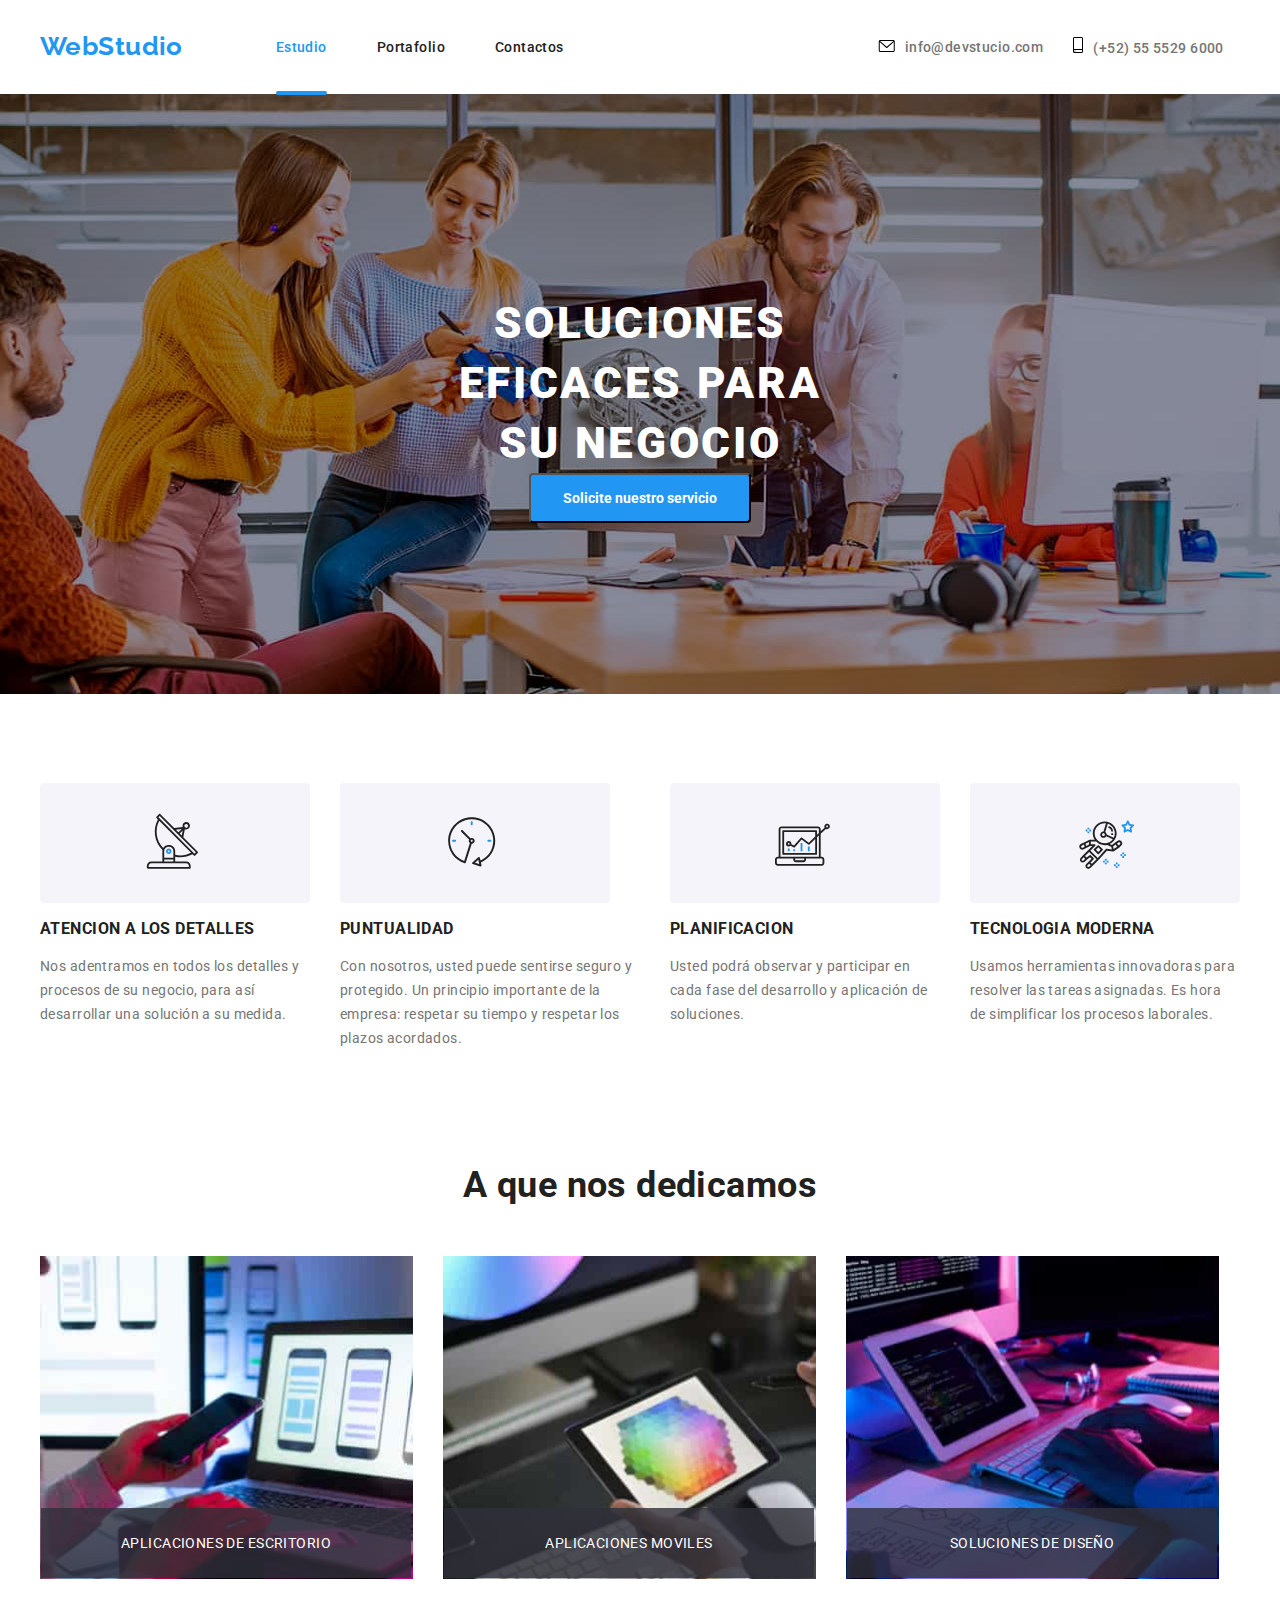
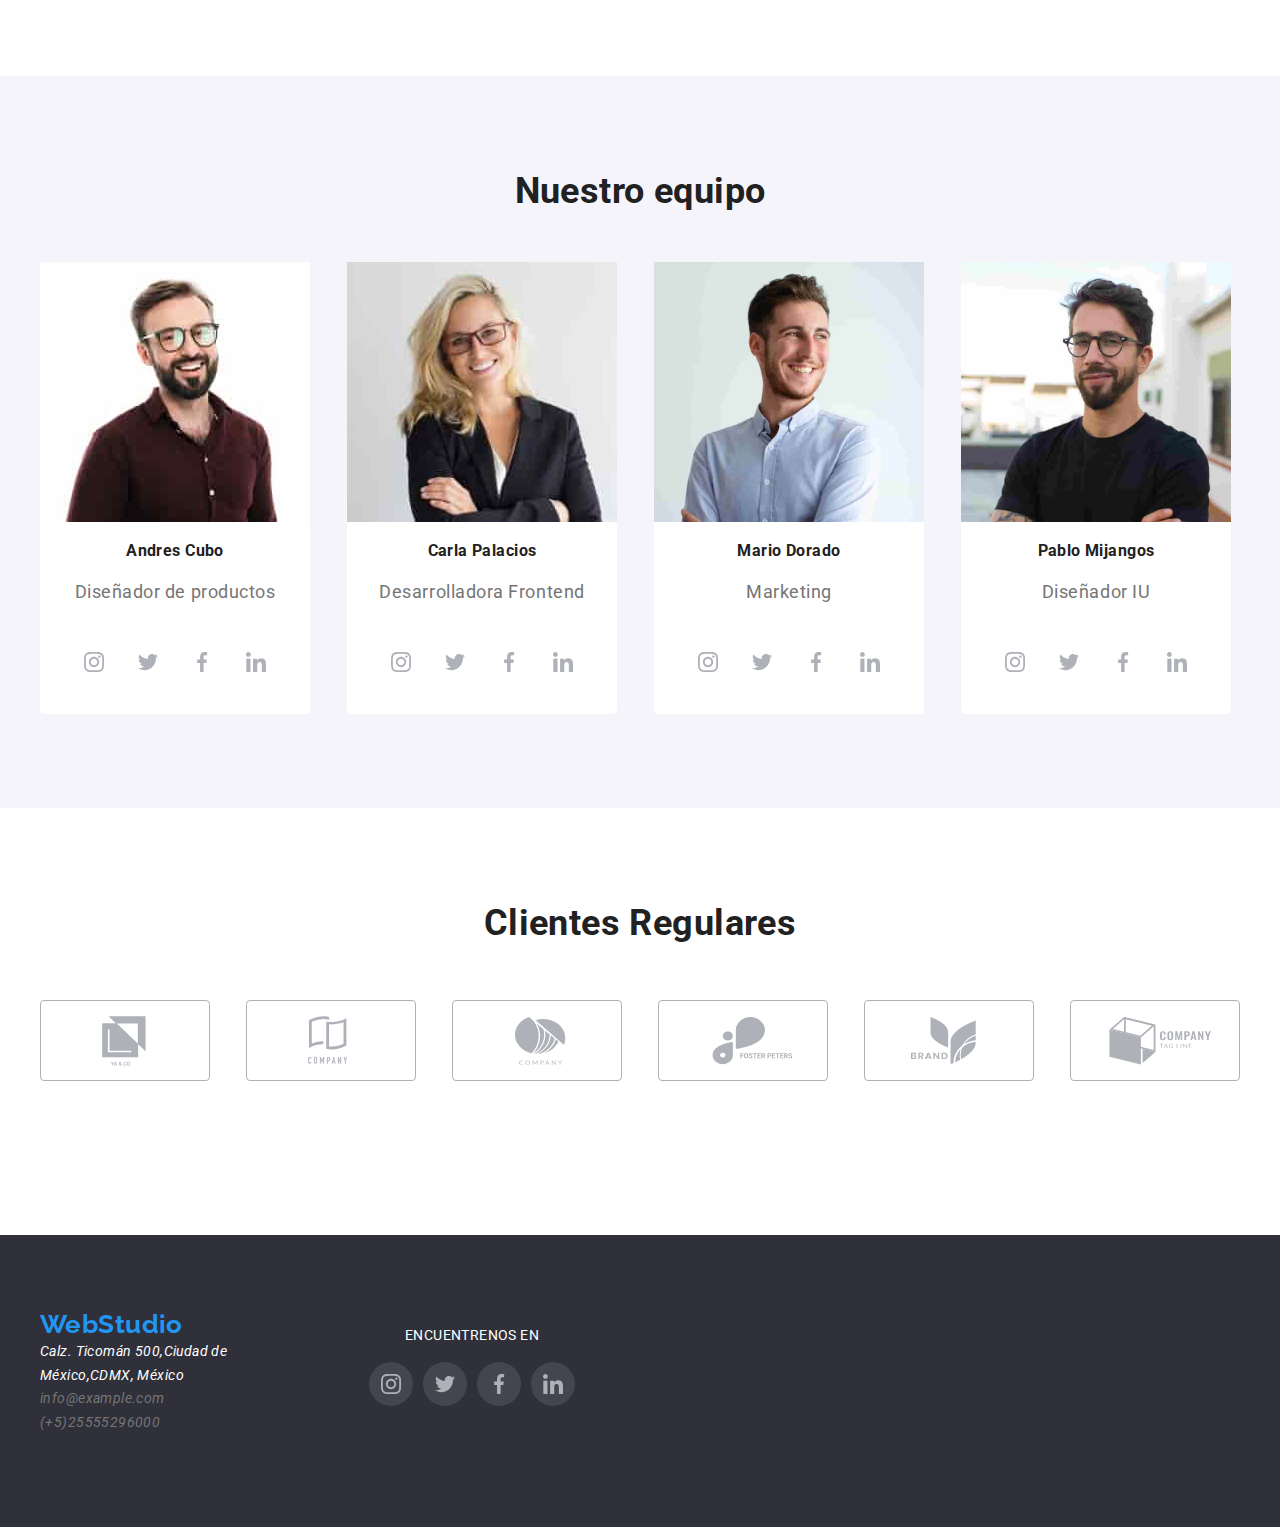
<file: index.html>
<!DOCTYPE html>
<html lang="en">
  <head>
    <meta charset="UTF-8" />
    <meta name="viewport" content="width=device-width, initial-scale=1.0" />
    <title>Document</title>
    <link
      rel="stylesheet"
      href="https://cdnjs.cloudflare.com/ajax/libs/modern-normalize/1.0.0/modern-normalize.min.css"
    />
    <link rel="stylesheet" href="./css/styles.css" />
  </head>
  <body>
    <header class="container-header">
      <div class="container2">
        <nav class="clasenav">
          <ul class="list-header flex-navegation-header">
            <li>
              <a href="./index.html" class="logo">WebStudio</a>
            </li>
            <li class="margin0">
              <a href="./index.html" class="connection1 active">Estudio</a>
            </li>
            <li>
              <a href="./portafolio.html" class="connection1">Portafolio</a>
            </li>
            <li>
              <a href="#" class="connection1">Contactos</a>
            </li>
          </ul>
        </nav>
      </div>
      <ul class="list flex-navegation-header2">
        <ul class="list header-aboutphone">
          <li>
            <a href="#" class="connection">
              <svg class="icon-header padding0" width="25px" height="12px">
                <use
                  href="./images/icons/symbol-defs.svg#icon-about"
                ></use></svg
              >info@devstucio.com</a
            >
          </li>
        </ul>
        <ul class="list header-aboutphone">
          <li>
            <a href="#" class="connection">
              <svg class="icon-header" width="10px" height="16px">
                <use
                  href="./images/icons/symbol-defs.svg#icon-smarphone"
                ></use></svg
              >(+52) 55 5529 6000</a
            >
          </li>
        </ul>
      </ul>
    </header>
    <main>
        <section class="box fondo">
          <h1 class="title1">
            SOLUCIONES EFICACES PARA <br />
            SU NEGOCIO
          </h1>
          <button type="button">
            Solicite nuestro servicio
        </section>
      </div>
      <section>
        <div class="container padding0">
          <ul class="list icons-list">
            <li class="icons-items">
              <svg class="icon" width="270px" height="120px">
                <use
                  href="./images/icons/symbol-defs.svg#icon-antena-1"
                  class="images-icon"
                ></use>
              </svg>
              <h3 class="title3">ATENCION A LOS DETALLES</h3>
              <p class="paragraph">
                Nos adentramos en todos los detalles y procesos de su negocio,
                para así desarrollar una solución a su medida.
              </p>
            </li>

            <li>
              <svg class="icon" width="270px" height="120px">
                <use href="./images/icons/symbol-defs.svg#icon-reloj-1"></use>
              </svg>
              <h3 class="title3">PUNTUALIDAD</h3>
              <p class="paragraph">
                Con nosotros, usted puede sentirse seguro y protegido. Un
                principio importante de la empresa: respetar su tiempo y
                respetar los plazos acordados.
              </p>
            </li>
            <li>
              <svg class="icon" width="270px" height="120px">
                <use
                  href="./images/icons/symbol-defs.svg#icon-diagrama-1"
                ></use>
              </svg>
              <h3 class="title3">PLANIFICACION</h3>
              <p class="paragraph">
                Usted podrá observar y participar en cada fase del desarrollo y
                aplicación de soluciones.
              </p>
            </li>
            <li>
              <svg class="icon" width="270px" height="120px">
                <use
                  href="./images/icons/symbol-defs.svg#icon-astronauta-1"
                ></use>
              </svg>
              <h3 class="title3">TECNOLOGIA MODERNA</h3>
              <p class="paragraph">
                Usamos herramientas innovadoras para resolver las tareas
                asignadas. Es hora de simplificar los procesos laborales.
              </p>
            </li>
          </ul>
        </div>
      </section>
      <section>
        <div class="container padding0">
          <ul class="list">
            <li>
              <h2 class="title2-dedicamos margin0">A que nos dedicamos</h2>
            </li>
          </ul>
          <ul class="list flex-images1">
            <li>
              <div class="posision-relative-index">
                <img src="./images/1.jpg" width="373" height="323" alt="" />
                <p class="posision-absolute-index">
                  APLICACIONES DE ESCRITORIO
                </p>
              </div>
            </li>
            <li>
              <div class="posision-relative-index">
                <img src="./images/2.jpg" width="373" height="323" alt="" />
                <p class="posision-absolute-index">APLICACIONES MOVILES</p>
              </div>
            </li>
            <li>
              <div class="posision-relative-index">
                <img src="./images/3.jpg" width="373" height="323" alt="" />
                <p class="posision-absolute-index">SOLUCIONES DE DISEÑO</p>
              </div>
            </li>
          </ul>
        </div>
      </section>
      <section class="box3">
        <div class="container padding0">
          <ul class="list">
            <li>
              <h2 class="title2">Nuestro equipo</h2>
            </li>
          </ul>
          <ul class="list flex-images2">
            <li>
              <div class="card">
                <img src="./images/5.jpg" width="270" height="260" alt="" />
                <h3 class="title3">Andres Cubo</h3>
                <p class="paragraph-card">Diseñador de productos</p>
                <ul class="list icons-list-nuestro-equipo padding0">
                  <a
                    class="a-icons-items-nuestro-equipo"
                    href="javascript:void(0)"
                  >
                    <li class="icons-items-nuestro-equipo">
                      <svg class="icons-nuestroequipo" width="20px" height="20">
                        <use
                          href="./images/icons/symbol-defs.svg#icon-instagram"
                        ></use>
                      </svg>
                    </li>
                  </a>
                  <a
                    class="a-icons-items-nuestro-equipo"
                    href="javascript:void(0)"
                  >
                    <li class="icons-items-nuestro-equipo">
                      <svg class="icons-nuestroequipo" width="20px" height="20">
                        <use
                          href="./images/icons/symbol-defs.svg#icon-twitter"
                        ></use>
                      </svg>
                    </li>
                  </a>
                  <a
                    class="a-icons-items-nuestro-equipo"
                    href="javascript:void(0)"
                  >
                    <li class="icons-items-nuestro-equipo">
                      <svg class="icons-nuestroequipo" width="20px" height="20">
                        <use
                          href="./images/icons/symbol-defs.svg#icon-facbook"
                        ></use>
                      </svg>
                    </li>
                  </a>
                  <a
                    class="a-icons-items-nuestro-equipo"
                    href="javascript:void(0)"
                  >
                    <li class="icons-items-nuestro-equipo">
                      <svg class="icons-nuestroequipo" width="20px" height="20">
                        <use
                          href="./images/icons/symbol-defs.svg#icon-linkedin"
                        ></use>
                      </svg>
                    </li>
                  </a>
                </ul>
              </div>
            </li>
            <li>
              <div class="card">
                <img src="./images/6.jpg" width="270" height="260" alt="" />
                <h3 class="title3">Carla Palacios</h3>
                <p class="paragraph-card">Desarrolladora Frontend</p>
                <ul class="list icons-list-nuestro-equipo padding0">
                  <a
                    class="a-icons-items-nuestro-equipo"
                    href="javascript:void(0)"
                  >
                    <li class="icons-items-nuestro-equipo">
                      <svg class="icons-nuestroequipo" width="20px" height="20">
                        <use
                          href="./images/icons/symbol-defs.svg#icon-instagram"
                        ></use>
                      </svg>
                    </li>
                  </a>
                  <a
                    class="a-icons-items-nuestro-equipo"
                    href="javascript:void(0)"
                  >
                    <li class="icons-items-nuestro-equipo">
                      <svg class="icons-nuestroequipo" width="20px" height="20">
                        <use
                          href="./images/icons/symbol-defs.svg#icon-twitter"
                        ></use>
                      </svg>
                    </li>
                  </a>
                  <a
                    class="a-icons-items-nuestro-equipo"
                    href="javascript:void(0)"
                  >
                    <li class="icons-items-nuestro-equipo">
                      <svg class="icons-nuestroequipo" width="20px" height="20">
                        <use
                          href="./images/icons/symbol-defs.svg#icon-facbook"
                        ></use>
                      </svg>
                    </li>
                  </a>
                  <a
                    class="a-icons-items-nuestro-equipo"
                    href="javascript:void(0)"
                  >
                    <li class="icons-items-nuestro-equipo">
                      <svg class="icons-nuestroequipo" width="20px" height="20">
                        <use
                          href="./images/icons/symbol-defs.svg#icon-linkedin"
                        ></use>
                      </svg>
                    </li>
                  </a>
                </ul>
              </div>
            </li>
            <li>
              <div class="card">
                <img src="./images/7.jpg" width="270" height="260" alt="" />
                <h3 class="title3">Mario Dorado</h3>
                <p class="paragraph-card">Marketing</p>
                <ul class="list icons-list-nuestro-equipo padding0">
                  <a
                    class="a-icons-items-nuestro-equipo"
                    href="javascript:void(0)"
                  >
                    <li class="icons-items-nuestro-equipo">
                      <svg class="icons-nuestroequipo" width="20px" height="20">
                        <use
                          href="./images/icons/symbol-defs.svg#icon-instagram"
                        ></use>
                      </svg>
                    </li>
                  </a>
                  <a
                    class="a-icons-items-nuestro-equipo"
                    href="javascript:void(0)"
                  >
                    <li class="icons-items-nuestro-equipo">
                      <svg class="icons-nuestroequipo" width="20px" height="20">
                        <use
                          href="./images/icons/symbol-defs.svg#icon-twitter"
                        ></use>
                      </svg>
                    </li>
                  </a>
                  <a
                    class="a-icons-items-nuestro-equipo"
                    href="javascript:void(0)"
                  >
                    <li class="icons-items-nuestro-equipo">
                      <svg class="icons-nuestroequipo" width="20px" height="20">
                        <use
                          href="./images/icons/symbol-defs.svg#icon-facbook"
                        ></use>
                      </svg>
                    </li>
                  </a>
                  <a
                    class="a-icons-items-nuestro-equipo"
                    href="javascript:void(0)"
                  >
                    <li class="icons-items-nuestro-equipo">
                      <svg class="icons-nuestroequipo" width="20px" height="20">
                        <use
                          href="./images/icons/symbol-defs.svg#icon-linkedin"
                        ></use>
                      </svg>
                    </li>
                  </a>
                </ul>
              </div>
            </li>
            <li>
              <div class="card">
                <img src="./images/8.jpg" width="270" height="260" alt="" />
                <h3 class="title3">Pablo Mijangos</h3>
                <p class="paragraph-card">Diseñador IU</p>
                <ul class="list icons-list-nuestro-equipo padding0">
                  <a
                    class="a-icons-items-nuestro-equipo"
                    href="javascript:void(0)"
                  >
                    <li class="icons-items-nuestro-equipo">
                      <svg class="icons-nuestroequipo" width="20px" height="20">
                        <use
                          href="./images/icons/symbol-defs.svg#icon-instagram"
                        ></use>
                      </svg>
                    </li>
                  </a>
                  <a
                    class="a-icons-items-nuestro-equipo"
                    href="javascript:void(0)"
                  >
                    <li class="icons-items-nuestro-equipo">
                      <svg class="icons-nuestroequipo" width="20px" height="20">
                        <use
                          href="./images/icons/symbol-defs.svg#icon-twitter"
                        ></use>
                      </svg>
                    </li>
                  </a>
                  <a
                    class="a-icons-items-nuestro-equipo"
                    href="javascript:void(0)"
                  >
                    <li class="icons-items-nuestro-equipo">
                      <svg class="icons-nuestroequipo" width="20px" height="20">
                        <use
                          href="./images/icons/symbol-defs.svg#icon-facbook"
                        ></use>
                      </svg>
                    </li>
                  </a>
                  <a
                    class="a-icons-items-nuestro-equipo"
                    href="javascript:void(0)"
                  >
                    <li class="icons-items-nuestro-equipo">
                      <svg class="icons-nuestroequipo" width="20px" height="20">
                        <use
                          href="./images/icons/symbol-defs.svg#icon-linkedin"
                        ></use>
                      </svg>
                    </li>
                  </a>
                </ul>
              </div>
            </li>
          </ul>
        </div>
      </section>
    </main>
    <section class="container-clientes-regulares padding0">
      <div class="container padding0">
        <h2 class="title2 margin0">Clientes Regulares</h2>
        <ul class="list icons-list2">
          <a class="focus-svg" href="javascript:void(0)">
            <li class="">
              <svg class="icon2" width="170px" height="81px">
                <use href="./images/icons/symbol-defs.svg#icon-grup1"></use>
              </svg>
            </li>
          </a>
          <a class="focus-svg" href="javascript:void(0)">
            <li>
              <svg class="icon2" width="170px" height="81px">
                <use href="./images/icons/symbol-defs.svg#icon-grup2"></use>
              </svg>
            </li>
          </a>
          <a class="focus-svg" href="javascript:void(0)">
            <li class="centrar">
              <svg class="icon2" width="170px" height="81px">
                <use href="./images/icons/symbol-defs.svg#icon-grup3"></use>
              </svg>
            </li>
          </a>
          <a class="focus-svg" href="javascript:void(0)">
            <li>
              <svg class="icon2" width="170px" height="81px">
                <use href="./images/icons/symbol-defs.svg#icon-grup4"></use>
              </svg>
            </li>
          </a>
          <a class="focus-svg" href="javascript:void(0)">
            <li>
              <svg class="icon2" width="170px" height="81px">
                <use href="./images/icons/symbol-defs.svg#icon-grup5"></use>
              </svg>
            </li>
          </a>
          <a class="focus-svg" href="javascript:void(0)">
            <li>
              <svg class="icon2" width="170px" height="81px">
                <use href="./images/icons/symbol-defs.svg#icon-grup6"></use>
              </svg>
            </li>
          </a>
        </ul>
      </div>
    </section>
    <footer class="box2">
      <div class="container footer-class">
        <div>
          <a href="#" class="logo">WebStudio</a>
          <address>
            <ul class="list padding0">
              <li>
                <a href="#" class="connectionfooter1"
                  >Calz. Ticomán 500,Ciudad de México,CDMX, México</a
                >
              </li>
              <li>
                <a href="#" class="connectionfooter">info@example.com</a>
              </li>
              <li>
                <a href="#" class="connectionfooter">(+5)25555296000</a>
              </li>
            </ul>
          </address>
        </div>
        <div class="footer-class2">
          <p class="paragraph-footer">ENCUENTRENOS EN</p>
          <ul class="list icons-list-nuestro-equipo padding0">
            <a class="a-icons-items-nuestro-equipo" href="javascript:void(0)">
              <li class="icons-items-footer">
                <svg class="icons-nuestroequipo" width="20px" height="20">
                  <use
                    href="./images/icons/symbol-defs.svg#icon-instagram"
                  ></use>
                </svg>
              </li>
            </a>
            <a class="a-icons-items-nuestro-equipo" href="javascript:void(0)">
              <li class="icons-items-footer">
                <svg class="icons-nuestroequipo" width="20px" height="20">
                  <use href="./images/icons/symbol-defs.svg#icon-twitter"></use>
                </svg>
              </li>
            </a>
            <a class="a-icons-items-nuestro-equipo" href="javascript:void(0)">
              <li class="icons-items-footer">
                <svg class="icons-nuestroequipo" width="20px" height="20">
                  <use href="./images/icons/symbol-defs.svg#icon-facbook"></use>
                </svg>
              </li>
            </a>
            <a class="a-icons-items-nuestro-equipo" href="javascript:void(0)">
              <li class="icons-items-footer">
                <svg class="icons-nuestroequipo" width="20px" height="20">
                  <use
                    href="./images/icons/symbol-defs.svg#icon-linkedin"
                  ></use>
                </svg>
              </li>
            </a>
          </ul>
        </div>
      </div>
    </footer>
  </body>
</html>
</file>
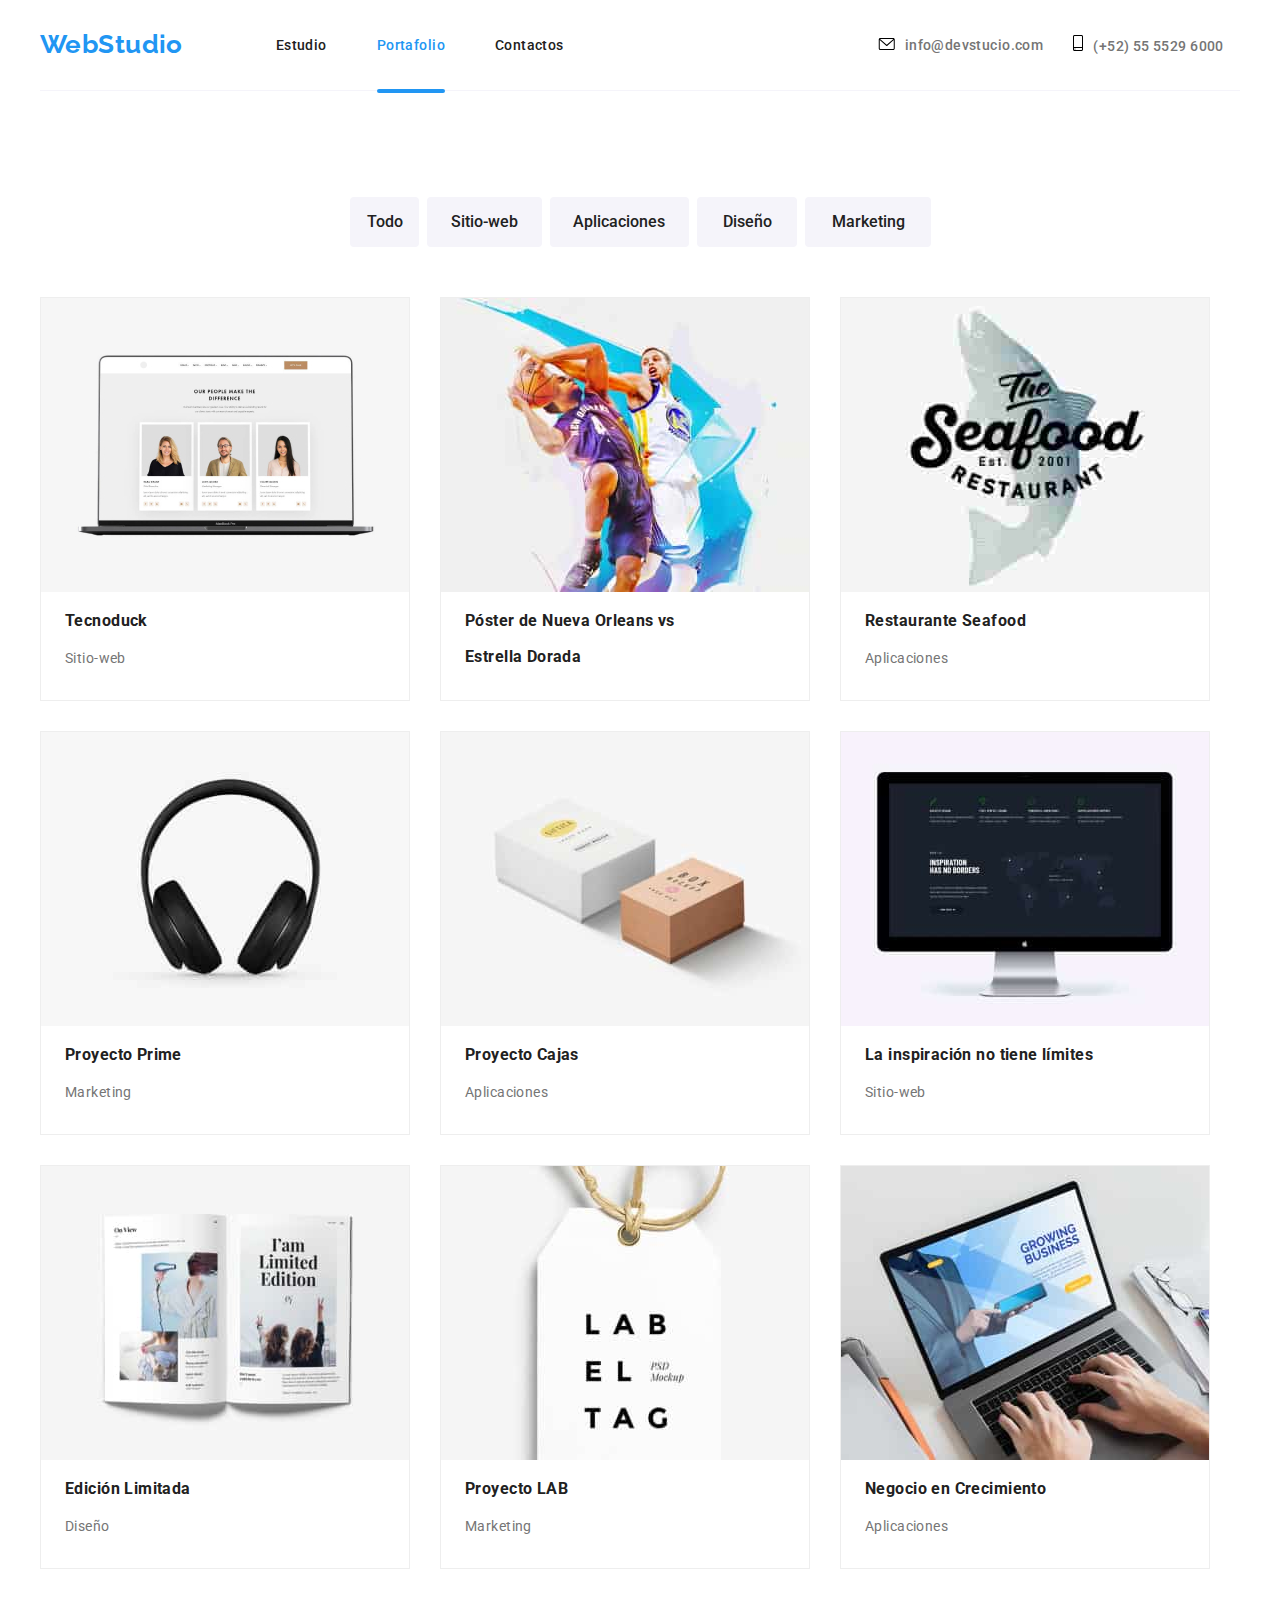
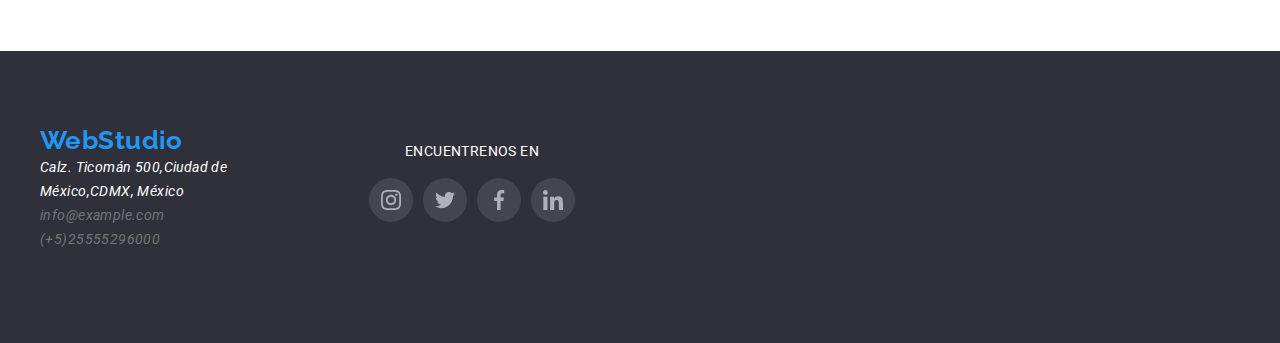
<file: portafolio.html>
<!DOCTYPE html>
<html lang="en">
  <head>
    <meta charset="UTF-8" />
    <meta name="viewport" content="width=device-width, initial-scale=1.0" />
    <title>Document</title>
    <link
      rel="stylesheet"
      href="https://cdnjs.cloudflare.com/ajax/libs/modern-normalize/1.0.0/modern-normalize.min.css"
    />
    <link rel="stylesheet" href="./css/styles.css" />
  </head>
  <body>
    <header class="container-header border">
      <div class="container2">
        <nav class="clasenav">
          <ul class="list-header flex-navegation-header">
            <li>
              <a href="./index.html" class="logo">WebStudio</a>
            </li>
            <li class="margin0">
              <a href="./index.html" class="connection1">Estudio</a>
            </li>
            <li>
              <a href="./portafolio.html" class="connection1 active">Portafolio</a>
            </li>
            <li>
              <a href="#" class="connection1">Contactos</a>
            </li>
          </ul>
        </nav>
      </div>
      <ul class="list flex-navegation-header2">
        <ul class="list header-aboutphone">
          <li>
            <a href="#" class="connection">
              <svg class="icon-header padding0" width="25px" height="12px">
                <use
                  href="./images/icons/symbol-defs.svg#icon-about"
                ></use></svg
              >info@devstucio.com</a
            >
          </li>
        </ul>
        <ul class="list header-aboutphone">
          <li>
            <a href="#" class="connection">
              <svg class="icon-header" width="10px" height="16px">
                <use
                  href="./images/icons/symbol-defs.svg#icon-smarphone"
                ></use></svg
              >(+52) 55 5529 6000</a
            >
          </li>
        </ul>
      </ul>
    </header>
    <main>
      <section>
        <h1 class="Portafolio">Portafolio</h1>
        <div class="container-portafolio">
          <ul class="list flex-button2">
            <li>
              <button class="button2 Todo" type="button">Todo</button>
            </li>
            <li>
              <button class="button2 Sitio-web" type="button">Sitio-web</button>
            </li>
            <li>
              <button class="button2 Aplicaciones" type="button">
                Aplicaciones
              </button>
            </li>
            <li>
              <button class="button2 Diseño" type="button">Diseño</button>
            </li>
            <li>
              <button class="button2 Marketing" type="button">Marketing</button>
            </li>
          </ul>
        </div>
        </section>
        <section>
        <div class="container-cards">
          <ul class="list works padding0">
            <li>
              <div class="margin0">
                <div class="card-portafolio">
                <div class="posision-relative">
                  <img
                    src="./images/image 1.jpg"
                    width="370"
                    height="294"
                    alt=""
                  />
                </div>
                <h3 class="title3-portafolio">Tecnoduck</h3>
                <p class="paragraph">Sitio-web</p>
              </div>
            </li>
            <li>
              <div class="card-portafolio">
                <div class="posision-relative">
                <img
                  src="./images/image 2.jpg"
                  width="370"
                  height="294"
                  alt=""
                />
              </div>
                <h3 class="title3-portafolio">Póster de Nueva Orleans vs</h3>
                  <h3 class="title3-portafolio">Estrella Dorada</h3> 
              </div>
            </li>
            <li>
              <div class="card-portafolio">
                <div class="posision-relative">
                <img
                  src="./images/image 3.jpg"
                  width="370"
                  height="294"
                  alt=""
                />
              </div>
                <h3 class="title3-portafolio">Restaurante Seafood</h3>
                <p class="paragraph">Aplicaciones</p>
              </div>
            </li>
            <li>
              <div class="card-portafolio">
                <div class="posision-relative">
                <img
                  src="./images/image 4.jpg"
                  width="370"
                  height="294"
                  alt=""
                />
              </div>
                <h3 class="title3-portafolio">Proyecto Prime</h3>
                <p class="paragraph">Marketing</p>
              </div>
            </li>
            <li>
              <div class="card-portafolio">
                <div class="posision-relative">
                <img
                  src="./images/image 5.jpg"
                  width="370"
                  height="294"
                  alt=""
                />
              </div>
                <h3 class="title3-portafolio">Proyecto Cajas</h3>
                <p class="paragraph">Aplicaciones</p>
              </div>
            </li>
            <li>
              <div class="card-portafolio">
                <div class="posision-relative">
                <img
                  src="./images/image 6.jpg"
                  width="370"
                  height="294"
                  alt=""
                />
              </div>
                <h3 class="title3-portafolio">
                  La inspiración no tiene límites
                </h3>
                <p class="paragraph">Sitio-web</p>
              </div>
            </li>
            <li>
              <div class="card-portafolio">
                <div class="posision-relative">
                <img
                  src="./images/image 7.jpg"
                  width="370"
                  height="294"
                  alt=""
                />
              </div>
                <h3 class="title3-portafolio">Edición Limitada</h3>
                <p class="paragraph">Diseño</p>
              </div>
            </li>
            <li>
              <div class="card-portafolio">
                <div class="posision-relative">
                <img
                  src="./images/image 8.jpg"
                  width="370"
                  height="294"
                  alt=""
                />
              </div>
                <h3 class="title3-portafolio">Proyecto LAB</h3>
                <p class="paragraph">Marketing</p>
              </div>
            </li>
            <li>
              <div class="card-portafolio">
                <div class="posision-relative">
                <img
                  src="./images/image 9.jpg"
                  width="370"
                  height="294"
                  alt=""
                />
              </div>
                <h3 class="title3-portafolio">Negocio en Crecimiento</h3>
                <p class="paragraph">Aplicaciones</p>
              </div>
            </li>
          </ul>
        </div>
      </section>
    </main>
    <footer class="box2">
      <div class="container footer-class">
        <div>
          <a href="#" class="logo">WebStudio</a>
          <address>
            <ul class="list padding0">
              <li>
                <a href="#" class="connectionfooter1"
                  >Calz. Ticomán 500,Ciudad de México,CDMX, México</a
                >
              </li>
              <li>
                <a href="#" class="connectionfooter">info@example.com</a>
              </li>
              <li>
                <a href="#" class="connectionfooter">(+5)25555296000</a>
              </li>
            </ul>
          </address>
        </div>
        <div class="footer-class2">
          <p class="paragraph-footer">ENCUENTRENOS EN</p>
          <ul class="list icons-list-nuestro-equipo padding0">
            <a class="a-icons-items-nuestro-equipo" href="javascript:void(0)">
              <li class="icons-items-footer">
                <svg class="icons-nuestroequipo" width="20px" height="20">
                  <use
                    href="./images/icons/symbol-defs.svg#icon-instagram"
                  ></use>
                </svg>
              </li>
            </a>
            <a class="a-icons-items-nuestro-equipo" href="javascript:void(0)">
              <li class="icons-items-footer">
                <svg class="icons-nuestroequipo" width="20px" height="20">
                  <use href="./images/icons/symbol-defs.svg#icon-twitter"></use>
                </svg>
              </li>
            </a>
            <a class="a-icons-items-nuestro-equipo" href="javascript:void(0)">
              <li class="icons-items-footer">
                <svg class="icons-nuestroequipo" width="20px" height="20">
                  <use href="./images/icons/symbol-defs.svg#icon-facbook"></use>
                </svg>
              </li>
            </a>
            <a class="a-icons-items-nuestro-equipo" href="javascript:void(0)">
              <li class="icons-items-footer">
                <svg class="icons-nuestroequipo" width="20px" height="20">
                  <use
                    href="./images/icons/symbol-defs.svg#icon-linkedin"
                  ></use>
                </svg>
              </li>
            </a>
          </ul>
        </div>
      </div>
    </footer>
  </body>
</html>
</file>
<file: css/styles.css>
@import url("https://fonts.googleapis.com/css2?family=Raleway:ital,wght@0,100;0,200;0,300;0,400;0,500;0,600;0,700;0,800;0,900;1,100;1,200;1,300;1,400;1,500;1,600;1,700;1,800;1,900&family=Roboto:ital,wght@0,100;0,300;0,400;0,500;0,700;0,900;1,100;1,300;1,400;1,500;1,700;1,900&display=swap");

@import url("https://fonts.googleapis.com/css2?family=Raleway:ital,wght@0,100;0,200;0,400;0,500;0,600;0,700;0,800;0,900;1,100;1,200;1,300;1,400;1,500;1,600;1,700;1,800;1,900&family=Roboto:ital,wght@0,100;0,300;0,400;0,500;0,700;0,900;1,100;1,300;1,400;1,500;1,700;1,900&display=swap");

:root {
  --color1: rgb(33, 33, 33);
  --color2: rgb(117, 117, 117);
  --color3: rgb(255, 255, 255);
  --color4: rgb(33, 150, 243);
  --color5: rgb(245, 244, 250);
  --color6: rgb(175, 177, 184);
}

header {
  display: flex;
  align-items: center;
  /* display: grid;
  grid-template-columns: 50% 50%; */
  /* background-color: rgb(30, 0, 255); */
  /* padding: 32px 32px; */
  /* padding: 0; */

}
.container-header.border {
  height: 91px;
  border-bottom: 1px solid var(--color5);
}
.container {
  /* background-color: red; */
  width: 1200px;
  margin: 0 auto;
  padding: 15px 0;
}

.container-header{
  padding: 0;
  width: 1200px;
  margin: auto;
}
.container-portafolio{
  padding-top: 106px;
  width: 1200px;
  margin: auto;
}
.container-cards{
  padding-top: 50px;
  padding-bottom: 82px;
  width: 1200px;
  margin: auto;
}

  /* justify-content: center; */
}
.container2 {
  /* background-color: rgb(0, 47, 255);
  display: flex;
  justify-content: center;
  align-items: center;
  margin: 0px;
  padding: 0px;
  align-content: center; */
  /* background-color: gray; */
  /* width: 100%; */
  /* margin-left: 50px; */
  padding: 0px;
  margin-right: 344px;

  /* Ajusta el margen derecho para centrar */
}
.clasenav {
  /* background-color: green; */
  padding: 0px;
  margin-right: 306px;
  /* gap: 62px; */
  /* width: 100%; */
}
.flex-navegation-header {
  /* background-color: blue; */
  display: flex;
  align-items: center;
  justify-content: start;
  align-content: start;
  justify-items: start;
  margin-right: 344px;

  padding-top: 32px;
}

.logo {
  text-decoration: none;
  color: var(--color4);
  font-size: 26px;
  font-family: "Raleway", sans-serif;
  line-height: 1.15;
  font-weight: 700;
  padding: 32px 0px;
  /* background-color: blue; */
  margin: 0;
}

.flex-navegation-header2 {
  display: flex;
  gap: 30px;
  align-items: center;
  padding-top: 32px;
  /* background-color: orange; */
}
.box {
  color: var(--color3);
  background-color: rgb(47, 48, 58);
  font-family: "Roboto", sans-serif;
  font-weight: 900;
  height: 600px;
  display: grid;
  align-items: center;
  justify-items: center;
  margin-bottom: 89px;
  margin-top: 0px;
  padding-bottom: 200px;
  background-image: url(../images/image10.jpg);
  background-size: cover;
  background-position: center;
}
.box2 {
  background-color: rgb(47, 48, 58);
  /* height: 252px; */
  height: 292px;
  padding-top: 60px;
  padding-bottom: 60px;
}

.box3 {
  background-color: var(--color5);
  margin-top: 94px;
  padding-bottom: 94px;
  text-align: center;
}

button {
  background-color: var(--color4);
  color: var(--color3);
  cursor: pointer;
  border-radius: 4px;
  padding: 10px 32px 10px 32px;
  font-family: "Roboto", sans-serif;
  font-weight: 700;
  height: 50px;
  left: 666px;
  top: 430px;
}

.button2 {
  background-color: var(--color5);
  color: var(--color1);
  cursor: pointer;
  text-align: center;
  border-radius: 4px;
  border: 0;
  font-size: 16px;
  font-family: "Roboto", sans-serif;
  font-weight: 500;
  row-gap: 8px;
  transition: color 250ms cubic-bezier(0.4, 0, 0.2, 1);
}

.button2:hover {
  background-color: var(--color4);
  color: var(--color3);
}
.button2:focus {
  background-color: var(--color4);
  color: var(--color3);
}

.connection1 {
  text-decoration: none;
  color: var(--color1);
  line-height: 1, 17;
  font-weight: 500;
  position: relative;
  /* column-gap: 50px; */
}
.connection1::after
  .connection1:focus:after
  .connection1:hover:after
  .connection1:active:after {
  content: "";
  position: absolute;
  left: 0px;
  bottom: -31px;
  display: inline-block;
  width: 100%;
  height: 4px;
  background-color: var(--color4);
  border-radius: 2px;
}
.connection1 {
  transition: color 250ms cubic-bezier(0.4, 0, 0.2, 1);
}
.connection1:hover {
  color: var(--color4);
}
.connection1:focus {
  color: var(--color4);
}
.active {
  color: var(--color4);
  position: relative;
}
.active::after {
  content: "";
  position: absolute;
  left: 0px;
  bottom: -40px;
  left: 0;
  display: inline-block;
  width: 100%;
  height: 4px;
  background-color: var(--color4);
  border-radius: 2px;
}

.icon-header {
  /* fill: var(--color6); */
  margin-right: 10px;
}
.icon-header {
  transition: fill 250ms cubic-bezier(0.4, 0, 0.2, 1);
}

.connection {
  text-decoration: none;
  line-height: 1.17;
  color: var(--color2);
  font-weight: 500;
}
.connection {
  transition: color 250ms cubic-bezier(0.4, 0, 0.2, 1);
}
.connection:hover {
  /* hay que usar los 2  */
  color: var(--color4);
  fill: var(--color4);
}
.connection:focus {
  /* hay que usar los 2  */
  color: var(--color4);
  fill: var(--color4);
}

.connectionfooter {
  text-decoration: none;
  line-height: 1.71;
  color: var(--color2);
  font-weight: 400;
}
.connectionfooter {
  transition: color 250ms cubic-bezier(0.4, 0, 0.2, 1);
}
.connectionfooter:focus {
  color: var(--color4);
}
.connectionfooter:hover {
  color: var(--color4);
}
.connectionfooter1 {
  text-decoration: none;
  line-height: 1.71;
  color: var(--color3);
  font-weight: 400;
}
.connectionfooter1 {
  transition: color 250ms cubic-bezier(0.4, 0, 0.2, 1);
}
.connectionfooter1:hover {
  color: var(--color4);
}
.connectionfooter1:focus {
  color: var(--color4);
}
.title3 {
  color: var(--color1);
  line-height: 1.17;
  font-weight: 700;
}
.title3-portafolio {
  color: var(--color1);
  line-height: 1.17;
  font-weight: 700;
  padding-left: 24px;
}
.title2 {
  color: var(--color1);
  font-size: 36px;
  line-height: 1.17;
  font-weight: 700;
  display: grid;
  justify-items: center;
  margin-bottom: 55px;
  text-align: center;
}
.title2-dedicamos {
  color: var(--color1);
  font-size: 36px;
  line-height: 1.17;
  font-weight: 700;
  display: grid;
  justify-items: center;
  padding-top: 99px;
  padding-bottom: 50px;
  text-align: center;
}

.box3 .title2 {
  color: var(--color1);
  font-size: 36px;
  line-height: 1.17;
  font-weight: 700;
  display: grid;
  justify-items: center;
  margin-bottom: 50px;
  padding-top: 94px;
}

.title1 {
  font-size: 44px;
  letter-spacing: 0.06em;
  line-height: 1.36;
  color: var(--color3);
  font-weight: 900;
  margin: 200px 452px 0px 452px;
  text-align: center;
}
.Portafolio {
  display: none;
}
.paragraph {
  color: var(--color2);
  line-height: 1.71;
  font-weight: 400;
}
.card-portafolio .paragraph{
  padding-left: 24px;
}
body {
  background-color: var(--color3);
  font-family: "Roboto", sans-serif;
  font-size: 14px;
  letter-spacing: 0.03em;
}
.visibility {
  visibility: hidden;
}

/*flex*/

.flex-navegation {
  display: flex;
  gap: 30px;
}
.flex-description {
  display: flex;
  margin-top: 30px;
  column-gap: 30px;
  height: 75px;
}
.flex-images1 {
  display: flex;
  gap: 30px;
  margin-top: 55px;
}
.flex-images2 {
  display: flex;
  gap: 37px;
  margin-top: 94px;
  margin-bottom: 94px;
}
ul {
  list-style: none;
}

.flex-navegation-header li {
  margin-left: 0px;
}

.flex-button2 {
  display: flex;
  justify-content: center;
  gap: 8px;
  margin-bottom: 50px;
}
.works {
  display: flex;
  flex-wrap: wrap;
  flex-basis: calc((100% - 2 * 30px) / 3);
  gap: 30px;
  margin-bottom: 82px;
}
.card {
  width: 270px;
  flex-shrink: 0;
  border-radius: 0px 0px 4px 4px;
  background: var(--color3);
  padding-bottom: 30px;
}
.card-portafolio {
  width: 370px;
  height: 404px;
  flex-shrink: 0;
  border: 1px solid rgb(238, 238, 238);
  background: var(--color3);
  padding-bottom: 20px;
  cursor: pointer;
}
.card-portafolio:hover {
  box-shadow: 1px 4px 6px 0px rgba(0, 0, 0, 0.16),
    0px 4px 4px 0px rgba(0, 0, 0, 0.06), 0px 1px 1px 0px rgba(0, 0, 0, 0.12);
}
.paragraph-card {
  color: var(--color2);
  line-height: 1.71;
  font-weight: 400;
  text-align: center;
  padding-bottom: 16px;
  font-family: "Roboto", sans-serif;
  font-size: 18px;
  font-style: normal;
  font-weight: 400;
  line-height: 28px; /* 155.556% */
  letter-spacing: 0.54px;
}
.padding0 {
  padding: 0;
}
.margin0 {
  margin: 0;
}
.border {
  height: 80px;
  border-bottom: 1px solid var(--color5);
}
.list {
  margin: 0px;
  padding: 0px;
}
.list-header{
  padding-top: 32px;
  padding-bottom: 32px;
  padding-right: 0px;
  padding-left: 0px;
  column-gap: 50px;
  margin: 0px;
}

.list-header .logo{
  margin-right: 43px;
}
.Todo {
  padding: 6px 16px 6px 17px;
}
.Sitio-web {
  padding: 6px 24px 6px 24px;
}
.Aplicaciones {
  padding: 6px 24px 6px 23px;
}
.Diseño {
  padding: 6px 25px 6px 26px;
}
.Marketing {
  padding: 6px 26px 6px 27px;
}

/*icons*/

.icons-list {
  display: flex;
  column-gap: 30px;
}
.icon {
  border-radius: 4px;
  background-color: var(--color5);
  display: flex;
  justify-content: center;
  align-items: center;
}

.icon2 {
  border-radius: 4px;
  border: 1px solid #afb1b8;
  fill: var(--color6);
  /* background-color: red; */
}
.icon2:hover {
  fill: var(--color4);
  border: 1px solid var(--color4);
}

.focus-svg:focus svg {
  fill: var(--color4);
  border: 1px solid var(--color4);
}

.li-icon2 {
  display: flex;
  justify-content: center;
  justify-items: center;
  align-content: center;
  background-color: red;
}
.icons-list2 {
  display: flex;
  justify-content: space-between;
  margin-bottom: 151px;
  margin-top: 55px;
}
.container-clientes-regulares {
  padding-top: 94px;
}

.icons-items{
  width: 270px;
}
.icons-list-nuestro-equipo {
  display: flex;
  gap: 10px;
  justify-content: center;
}
.icons-items-nuestro-equipo {
  border-radius: 50px;
  width: 44px;
  height: 44px;
  background-color: var(--color3);
  display: flex;
  justify-content: center;
  align-items: center;
  transition: background-color 250ms cubic-bezier(0.4, 0, 0.2, 1);
}

.icons-items-nuestro-equipo:hover {
  background-color: var(--color4);
  cursor: pointer;
}
.icons-items-nuestro-equipo:focus {
  background-color: var(--color4);
  cursor: pointer;
}
.a-icons-items-nuestro-equipo svg {
  transition: fill 250ms cubic-bezier(0.4, 0, 0.2, 1);
}
.a-icons-items-nuestro-equipo:focus svg {
  fill: var(--color3);
}
.a-icons-items-nuestro-equipo:focus .icons-items-nuestro-equipo {
  background-color: var(--color4);
}

.a-icons-items-nuestro-equipo:focus .icons-items-footer {
  background-color: var(--color4);
}

.icons-items-nuestro-equipo:hover .icons-nuestroequipo,
.icons-nuestroequipo:hover {
  fill: var(--color3);
  /* Otros estilos si es necesario */
}
.icons-items-footer:hover .icons-nuestroequipo,
.icons-nuestroequipo:hover {
  fill: var(--color3);
  /* Otros estilos si es necesario */
}

.icons-nuestroequipo {
  /* color: var(--color6); */
  /* color no sirve mejor usar fill */
  fill: var(--color6);
}

.icons-nuestroequipo:focus {
  /* color: var(--color6); */
  /* color no sirve mejor usar fill */
  color: var(--color1);
}

/* clase de cambio al clickear  */
.clicked {
  fill: var(--color3);
}

.header-aboutphone {
  display: flex;
  gap: 10px;
  cursor: pointer;
}

.paragraph-footer {
  color: var(--color3);
  line-height: 1.71;
  font-weight: 400;
  text-align: center;
}
.icons-items-footer {
  border-radius: 50px;
  width: 44px;
  height: 44px;
  background-color: rgba(255, 255, 255, 0.1);
  display: flex;
  justify-content: center;
  align-items: center;
  transition: background-color 250ms cubic-bezier(0.4, 0, 0.2, 1);
}
.icons-items-footer:hover {
  background-color: var(--color4);
  cursor: pointer;
}
.paragraph-card-portafolio {
  color: rgb(255, 255, 255);
  font-family: Roboto;
  font-size: 18px;
  font-style: normal;
  font-weight: 400;
  line-height: 28px; /* 155.556% */
  letter-spacing: 0.54px;
  margin left: 24px;
}
.posision-relative {
  position: relative;
  overflow: hidden;
}
.posision-relative:hover .posision-absolute {
  top: 0px;
}
.posision-absolute {
  position: absolute;
  top: 100%;
  width: 370px;
  height: 294px;
  padding: 63px 24px;
  display: flex;
  align-items: center;
  color: white;
  background-color: rgba(33, 150, 243, 0.9);
  transition: top 0.3s ease;
  cursor: pointer;
}
.posision-relative-index {
  position: relative;
  overflow: hidden;
}
.posision-absolute-index {
  position: absolute;
  bottom: 0px;
  width: 370px;
  height: 70px;
  margin: 4px 1px;
  display: flex;
  justify-content: center;
  align-items: center;
  text-align: center;
  color: white;
  background: rgba(47, 48, 58, 0.8);
  cursor: pointer;
}

.footer-class {
  display: grid;
  /*grid-template-columns: 1fr 1fr;*/
  grid-template-columns: 20% 40% 40%;
}
.footer-class2 {
  /*margin-left: 25px;*/
  width: 80%;
}
.backdrop {
  display: flex;
  width: 100%;
  height: 1024px;
  border-radius: 4px;
  background: rgba(0, 0, 0, 0.2);
  box-shadow: 0px 2px 1px 0px rgba(0, 0, 0, 0.2),
    0px 1px 1px 0px rgba(0, 0, 0, 0.14), 0px 1px 3px 0px rgba(0, 0, 0, 0.12);
  position: fixed;
  top: 0;
  transition: all 0.3s ease-in;
  transform: scale(1);
}
.modal {
  background-color: #fff;
  box-shadow: 0px 2px 1px 0px rgba(0, 0, 0, 0.2),
    0px 1px 1px 0px rgba(0, 0, 0, 0.14), 0px 1px 3px 0px rgba(0, 0, 0, 0.12);
  width: 528px;
  height: 581px;
  position: fixed;
  top: 50%;
  left: 50%;
  transform: translate(-50%, -50%);
}
.button-modal {
  color: white;
  background-color: black;
}
.backdrop.is-hidden {
  visibility: hidden;
  opacity: 0;
  pointer-events: none;
  transform: scale(0);
}
.is-hidden {
  display: none;
}
</file>
